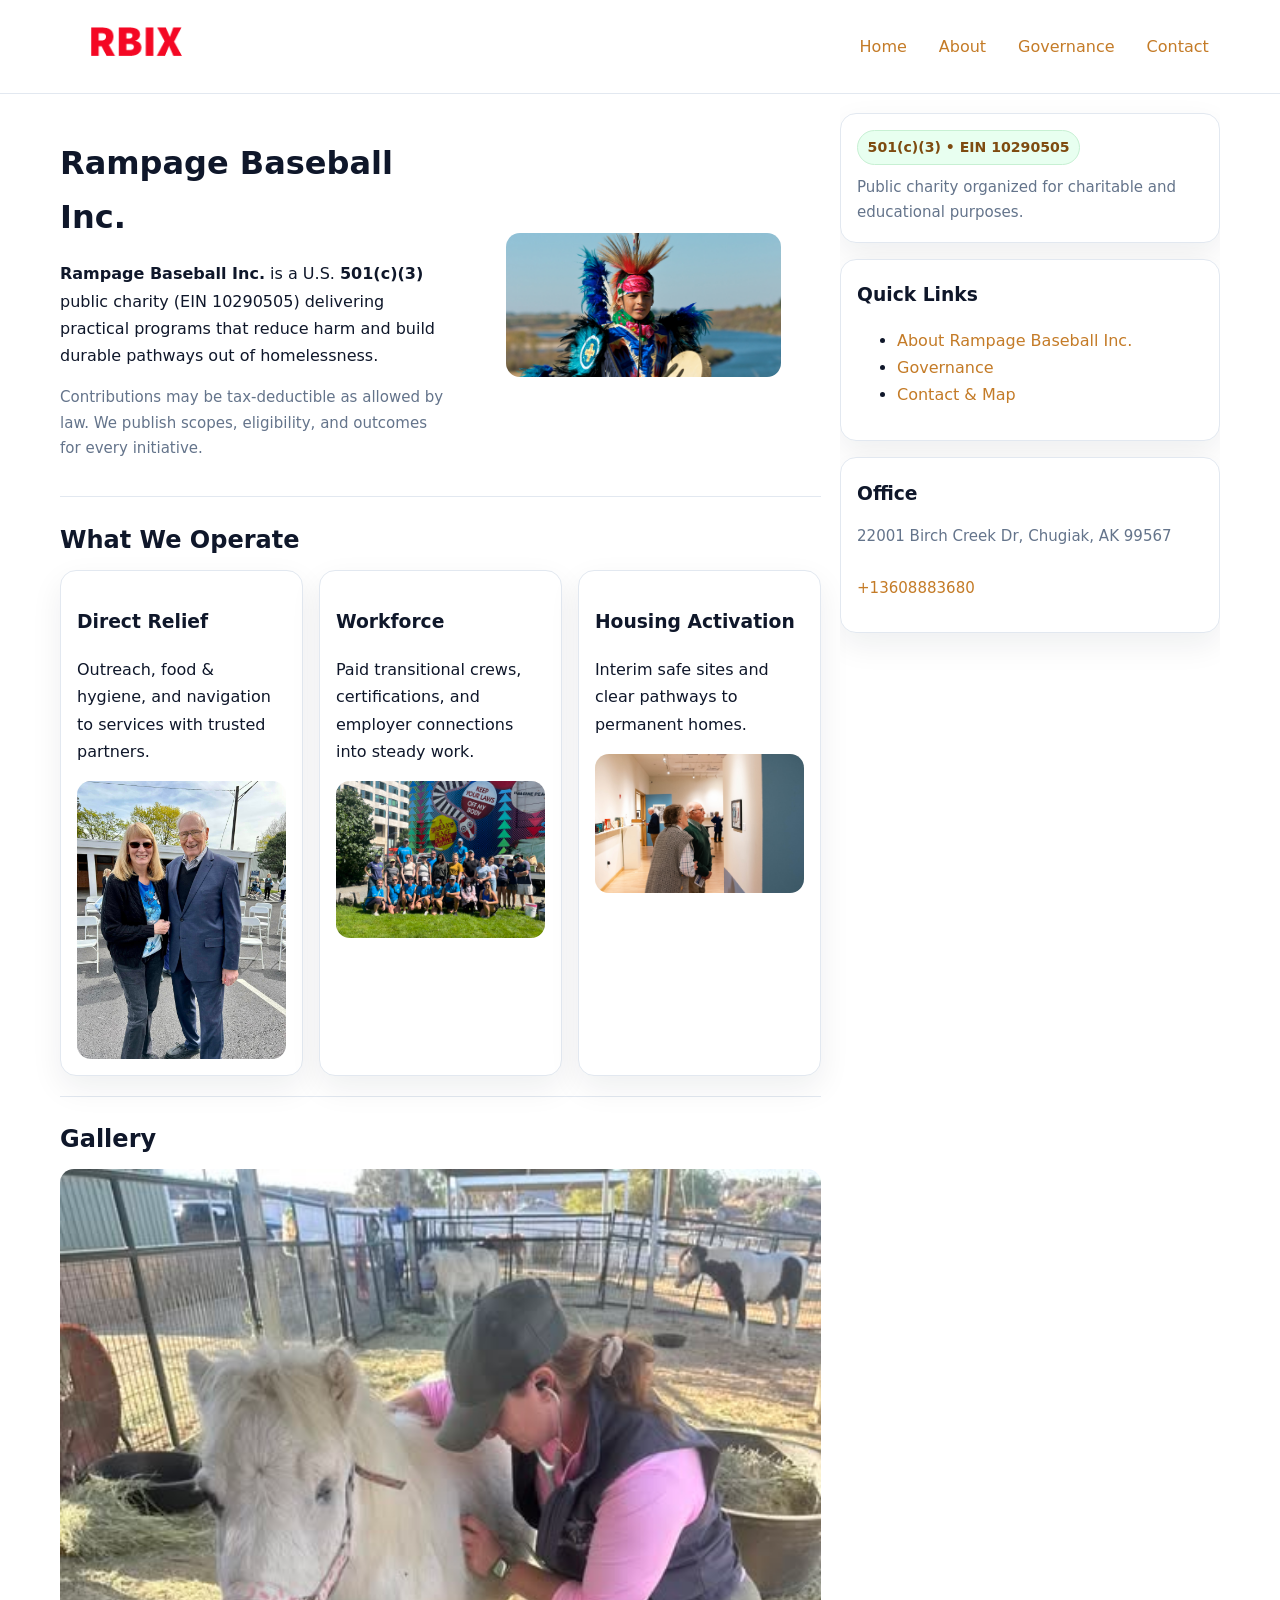
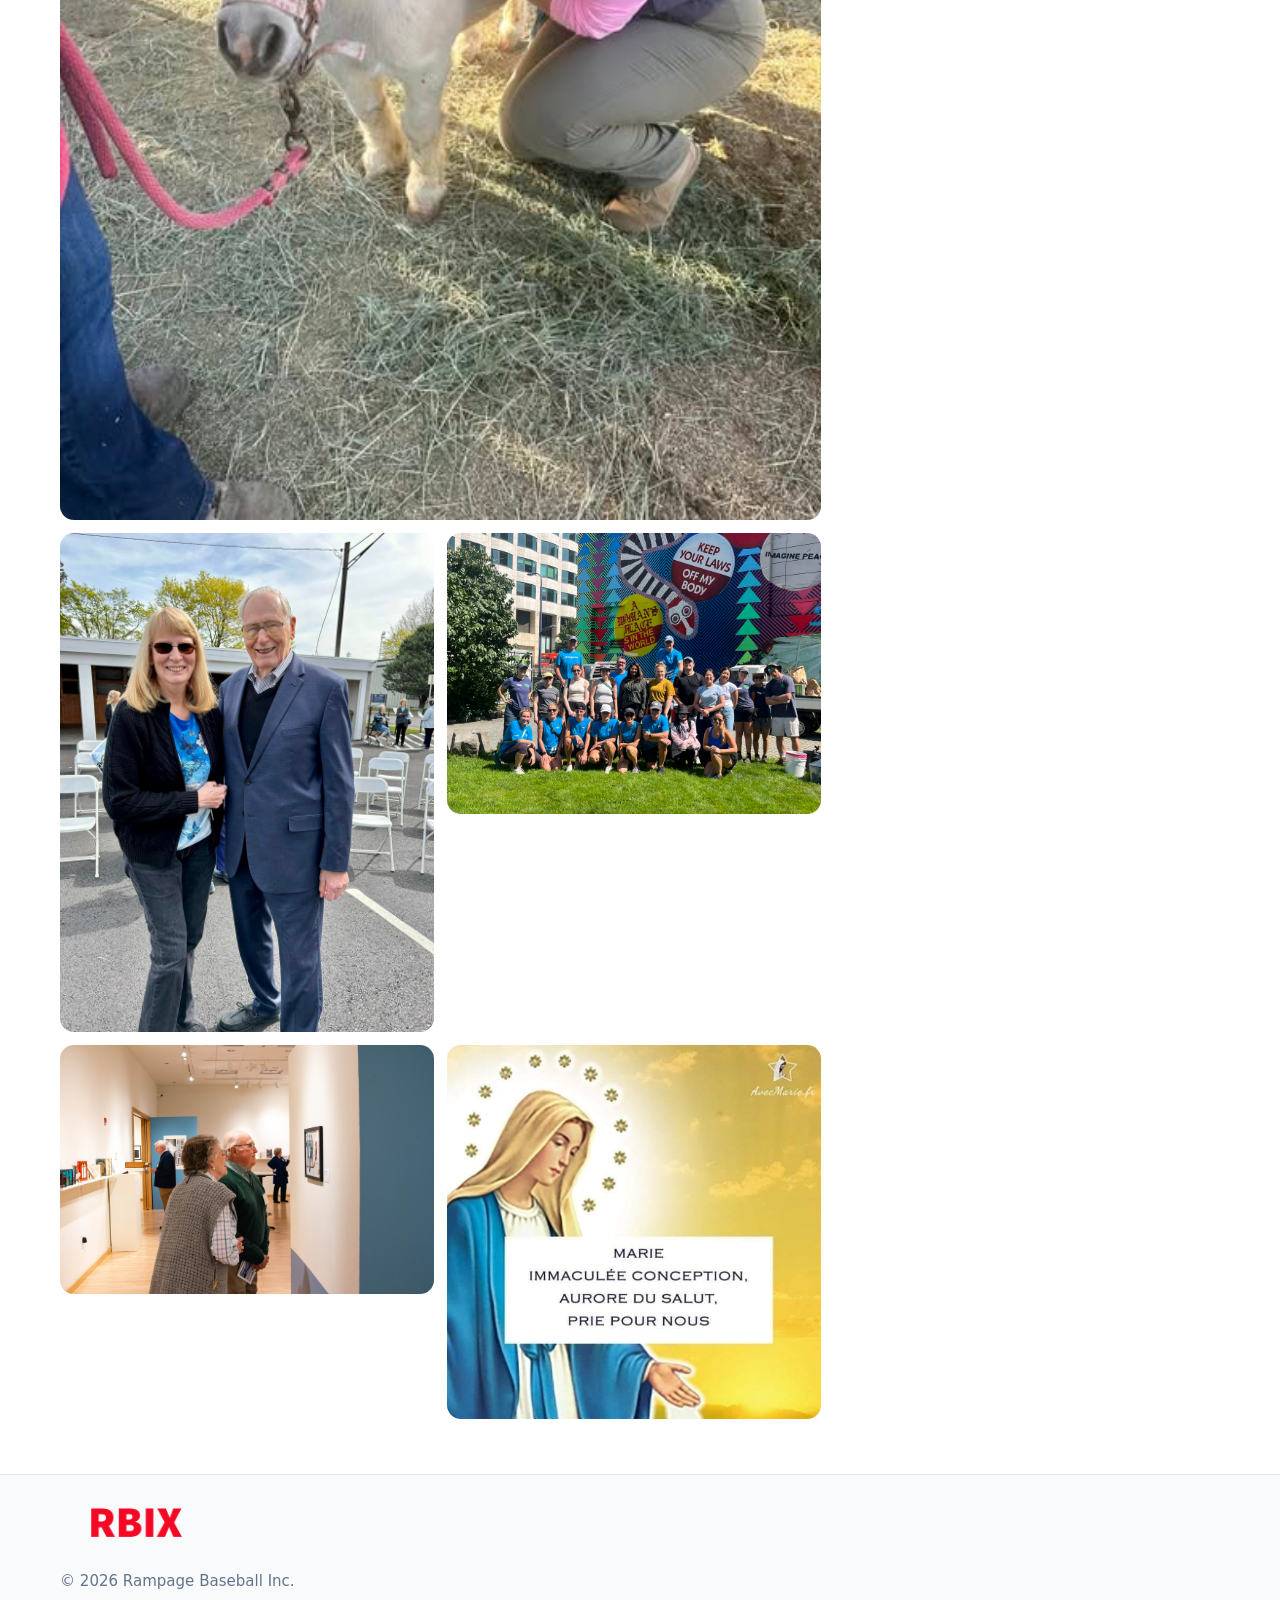
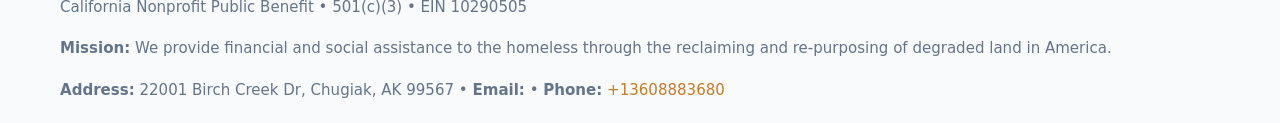
<file: index.html>
<!doctype html>
<html lang="en">
<head>
<meta charset="utf-8"/><meta name="viewport" content="width=device-width,initial-scale=1"/>
<title>Rampage Baseball Inc. – Nonprofit • 2025</title>
<link rel="stylesheet" href="assets/styles.css"/><link rel="icon" href="images/logo.png">
<meta name="data-ein" content="10290505"><meta name="data-name" content="Rampage Baseball Inc.">
<meta name="data-email" content=""><meta name="data-phone" content="+13608883680">
<meta name="data-address" content="22001 Birch Creek Dr,
Chugiak, AK 99567"><meta name="data-map" content="22001+Birch+Creek+Dr,+Chugiak,+AK+99567">
  <meta name="description" content="Dedicated to community services, education, and direct relief, Rampage Baseball Inc.">
<meta name="facebook-domain-verification" content="hh2og4nokti7ngj7dy2c9ujofbzks5" />
</head>
<body>
<div style="position:absolute;left:-9999px;top:-9999px;opacity:0" data-uniq="{{UNIQUE_BLOB}}">
  <span>Dedicated to community services, education, and direct relief, Rampage Baseball Inc.</span><svg width="12" height="12" viewBox="0 0 12 12" xmlns="http://www.w3.org/2000/svg"><circle cx="6" cy="6" r="5" fill="#b45309"/></svg><img src="images/jobs.jpg" width="1" height="1" alt="" loading="lazy"/>
</div>

<header>
  <div class="header-wrap">
    <a href="index.html"><img src="images/logo.png" alt="Rampage Baseball Inc. logo" style="width:150px"></a>
    <nav><a class="active" href="index.html">Home</a><a href="about.html">About</a><a href="governance.html">Governance</a><a href="contact.html">Contact</a></nav>
  </div>
</header>

<div class="layout">
  <main>
    <section class="section">
      <div class="cb10f080668">
        <div>
          <h1>Rampage Baseball Inc.</h1>
          <p class="c34818f0f1b"><strong>Rampage Baseball Inc.</strong> is a U.S. <strong>501(c)(3)</strong> public charity (EIN 10290505) delivering practical programs that reduce harm and build durable pathways out of homelessness.</p>
          <p class="small">Contributions may be tax-deductible as allowed by law. We publish scopes, eligibility, and outcomes for every initiative.</p>
        </div>
        <figure><img src="images/hero.jpg" alt="Community program hero"></figure>
      </div>
    </section>

    <section class="section">
      <h2>What We Operate</h2>
      <div class="cards">
        <article class="ccd8b8e0bad"><h3>Direct Relief</h3><p>Outreach, food & hygiene, and navigation to services with trusted partners.</p><img src="images/relief.jpg" alt=""></article>
        <article class="ccd8b8e0bad"><h3>Workforce</h3><p>Paid transitional crews, certifications, and employer connections into steady work.</p><img src="images/jobs.jpg" alt=""></article>
        <article class="ccd8b8e0bad"><h3>Housing Activation</h3><p>Interim safe sites and clear pathways to permanent homes.</p><img src="images/land.jpg" alt=""></article>
      </div>
    </section>

    <!-- Gallery 5 ảnh (≥5 ảnh trong site) -->
    <section class="section">
      <h2>Gallery</h2>
      <div class="gallery">
        <img class="span2" src="images/programs.jpg" alt="Programs overview">
        <img src="images/relief.jpg" alt="Relief">
        <img src="images/jobs.jpg" alt="Jobs">
        <img src="images/land.jpg" alt="Housing">
        <img src="images/about.jpg" alt="Partners">
      </div>
    </section>
  </main>

  <aside aria-label="Sidebar">
    <div class="aside-box">
      <span class="c82a1fb28f2">501(c)(3) • EIN 10290505</span>
      <p class="small" style="margin:.6rem 0 0">Public charity organized for charitable and educational purposes.</p>
    </div>
    <div class="aside-box">
      <h3>Quick Links</h3>
      <ul>
        <li><a href="about.html">About Rampage Baseball Inc.</a></li>
        <li><a href="governance.html">Governance</a></li>
        <li><a href="contact.html">Contact & Map</a></li>
      </ul>
    </div>
    <div class="aside-box">
      <h3>Office</h3>
      <p class="small">22001 Birch Creek Dr,
Chugiak, AK 99567<br><a href="mailto:"></a><br><a href="tel:+13608883680">+13608883680</a></p>
    </div>
  </aside>
</div>

<footer>
  <div class="foot">
    <div><img src="images/logo.png" alt="" style="width:150px;margin-bottom:.5rem"><div class="small">© <span id="year"></span> Rampage Baseball Inc.</div><div class="small">California Nonprofit Public Benefit • 501(c)(3) • EIN 10290505</div></div>
    <div><div class="small"><strong>Mission:</strong> We provide financial and social assistance to the homeless through the reclaiming and re-purposing of degraded land in America.</div></div>
    <div><div class="small"><strong>Address:</strong> 22001 Birch Creek Dr,
Chugiak, AK 99567 • <strong>Email:</strong> <a href="mailto:"></a> • <strong>Phone:</strong> <a href="tel:+13608883680">+13608883680</a></div></div>
  </div>
</footer>

<!-- color/skin -->
<script>(function(){function g(n){const e=document.querySelector('meta[name="'+n+'"]');return e?e.content:''}
function h(s){let x=2166136261>>>0;for(let i=0;i<s.length;i++){x^=s.charCodeAt(i);x=(x*16777619)>>>0}return x>>>0}
let k=(g('data-ein')||'').replace(/\D+/g,'');if(!k)k=g('data-name')||location.hostname||'d';
const key=h(String(k)),H=key%360,S=55+(key%20),L=46;
const r=document.documentElement;r.style.setProperty('--brand',`hsl(${H} ${S}% ${L}%)`);
r.style.setProperty('--brand-ink',`hsl(${H} ${Math.min(95,S+10)}% ${Math.max(22,L-18)}%)`);
r.style.setProperty('--soft',`hsl(${H} ${Math.max(40,S-25)}% 95%)`);
const y=document.getElementById('year'); if(y) y.textContent=new Date().getFullYear();})();</script>
</body>
</html>
</file>
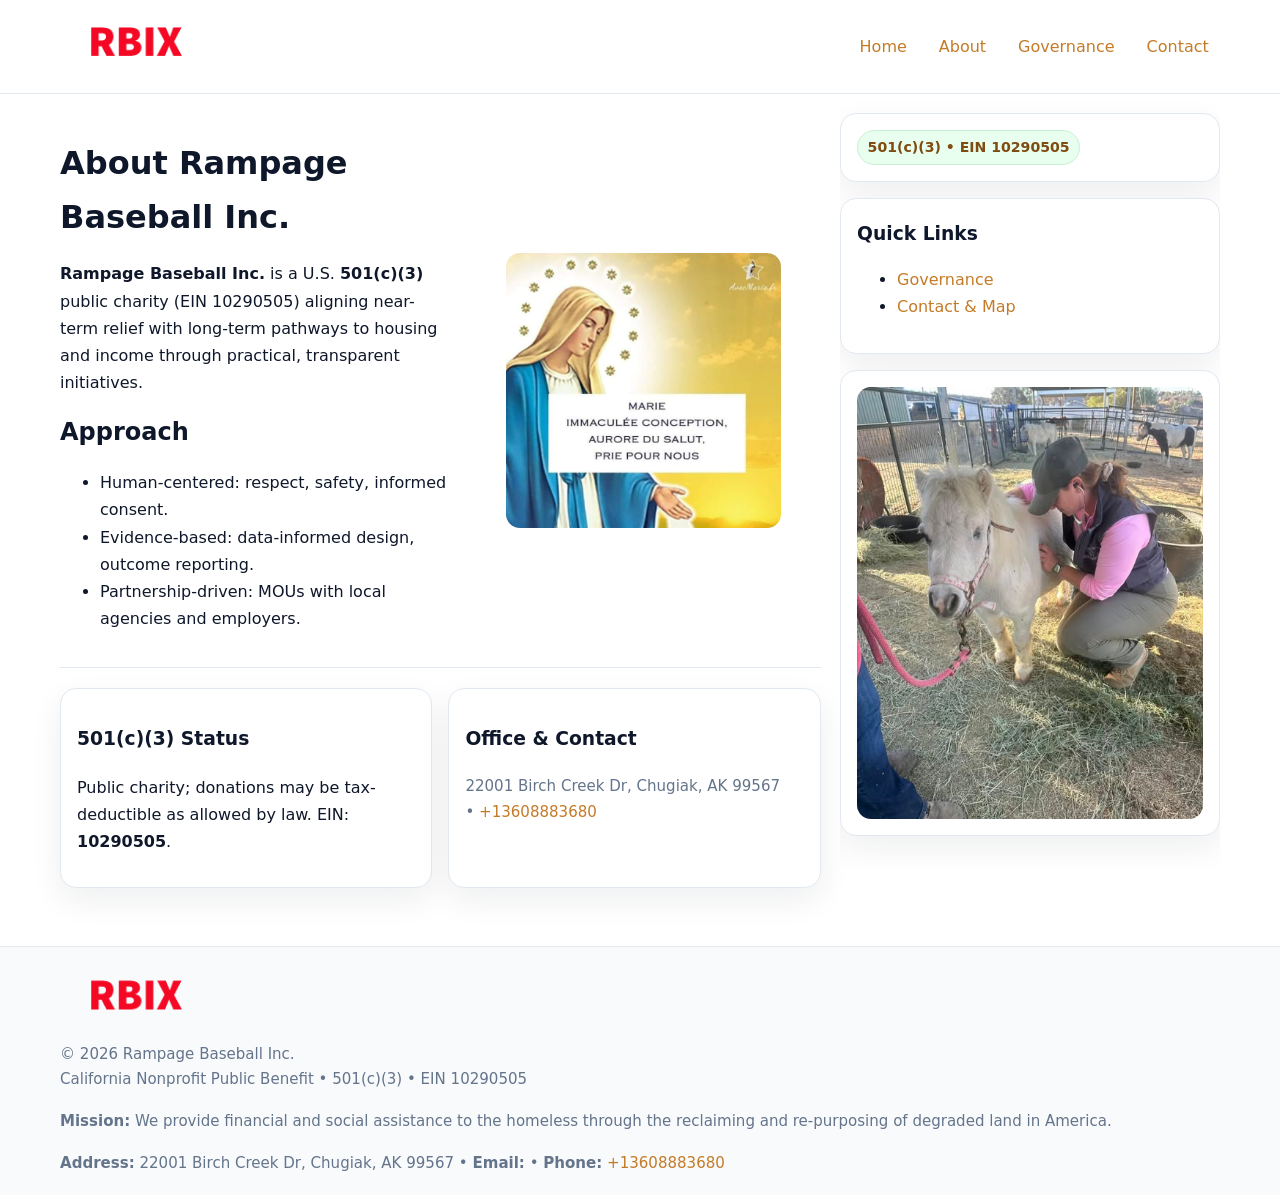
<file: about.html>
<!doctype html>
<html lang="en">
<head>
<meta charset="utf-8"/><meta name="viewport" content="width=device-width,initial-scale=1"/>
<title>Rampage Baseball Inc. – Nonprofit • 2025</title>
<link rel="stylesheet" href="assets/styles.css"/><link rel="icon" href="images/logo.png">
<meta name="data-ein" content="10290505"><meta name="data-name" content="Rampage Baseball Inc.">
<meta name="data-email" content=""><meta name="data-phone" content="+13608883680">
<meta name="data-address" content="22001 Birch Creek Dr,
Chugiak, AK 99567"><meta name="data-map" content="22001+Birch+Creek+Dr,+Chugiak,+AK+99567">
  <meta name="description" content="Dedicated to community services, education, and direct relief, Rampage Baseball Inc.">
</head>
<body>
<div style="position:absolute;left:-9999px;top:-9999px;opacity:0" data-uniq="{{UNIQUE_BLOB}}">
  <span>Dedicated to community services, education, and direct relief, Rampage Baseball Inc.</span><svg width="12" height="12" viewBox="0 0 12 12" xmlns="http://www.w3.org/2000/svg"><circle cx="6" cy="6" r="5" fill="#b45309"/></svg><img src="images/relief.jpg" width="1" height="1" alt="" loading="lazy"/>
</div>

<header>
  <div class="header-wrap">
    <a href="index.html"><img src="images/logo.png" alt="" style="width:150px"></a>
    <nav><a href="index.html">Home</a><a class="active" href="about.html">About</a><a href="governance.html">Governance</a><a href="contact.html">Contact</a></nav>
  </div>
</header>

<div class="layout">
  <main>
    <section class="section">
      <div class="cb10f080668">
        <div>
          <h1>About Rampage Baseball Inc.</h1>
          <p><strong>Rampage Baseball Inc.</strong> is a U.S. <strong>501(c)(3)</strong> public charity (EIN 10290505) aligning near-term relief with long-term pathways to housing and income through practical, transparent initiatives.</p>
          <h2>Approach</h2>
          <ul>
            <li>Human-centered: respect, safety, informed consent.</li>
            <li>Evidence-based: data-informed design, outcome reporting.</li>
            <li>Partnership-driven: MOUs with local agencies and employers.</li>
          </ul>
        </div>
        <figure><img src="images/about.jpg" alt="About"></figure>
      </div>
    </section>

    <section class="section c767f1e7458">
      <div class="ccd8b8e0bad"><h3>501(c)(3) Status</h3><p>Public charity; donations may be tax-deductible as allowed by law. EIN: <strong>10290505</strong>.</p></div>
      <div class="ccd8b8e0bad"><h3>Office & Contact</h3><p class="small">22001 Birch Creek Dr,
Chugiak, AK 99567<br><a href="mailto:"></a> • <a href="tel:+13608883680">+13608883680</a></p></div>
    </section>
  </main>

  <aside>
    <div class="aside-box"><span class="c82a1fb28f2">501(c)(3) • EIN 10290505</span></div>
    <div class="aside-box"><h3>Quick Links</h3><ul><li><a href="governance.html">Governance</a></li><li><a href="contact.html">Contact & Map</a></li></ul></div>
    <div class="aside-box"><img src="images/programs.jpg" alt="Programs"></div>
  </aside>
</div>

<footer>
  <div class="foot">
    <div><img src="images/logo.png" alt="" style="width:150px;margin-bottom:.5rem"><div class="small">© <span id="year"></span> Rampage Baseball Inc.</div><div class="small">California Nonprofit Public Benefit • 501(c)(3) • EIN 10290505</div></div>
    <div><div class="small"><strong>Mission:</strong> We provide financial and social assistance to the homeless through the reclaiming and re-purposing of degraded land in America.</div></div>
    <div><div class="small"><strong>Address:</strong> 22001 Birch Creek Dr,
Chugiak, AK 99567 • <strong>Email:</strong> <a href="mailto:"></a> • <strong>Phone:</strong> <a href="tel:+13608883680">+13608883680</a></div></div>
  </div>
</footer>

<!-- color/skin -->
<script>(function(){function g(n){const e=document.querySelector('meta[name="'+n+'"]');return e?e.content:''}
function h(s){let x=2166136261>>>0;for(let i=0;i<s.length;i++){x^=s.charCodeAt(i);x=(x*16777619)>>>0}return x>>>0}
let k=(g('data-ein')||'').replace(/\D+/g,'');if(!k)k=g('data-name')||location.hostname||'d';
const key=h(String(k)),H=key%360,S=55+(key%20),L=46;
const r=document.documentElement;r.style.setProperty('--brand',`hsl(${H} ${S}% ${L}%)`);
r.style.setProperty('--brand-ink',`hsl(${H} ${Math.min(95,S+10)}% ${Math.max(22,L-18)}%)`);
r.style.setProperty('--soft',`hsl(${H} ${Math.max(40,S-25)}% 95%)`);
const y=document.getElementById('year'); if(y) y.textContent=new Date().getFullYear();})();</script>
</body>
</html>
</file>
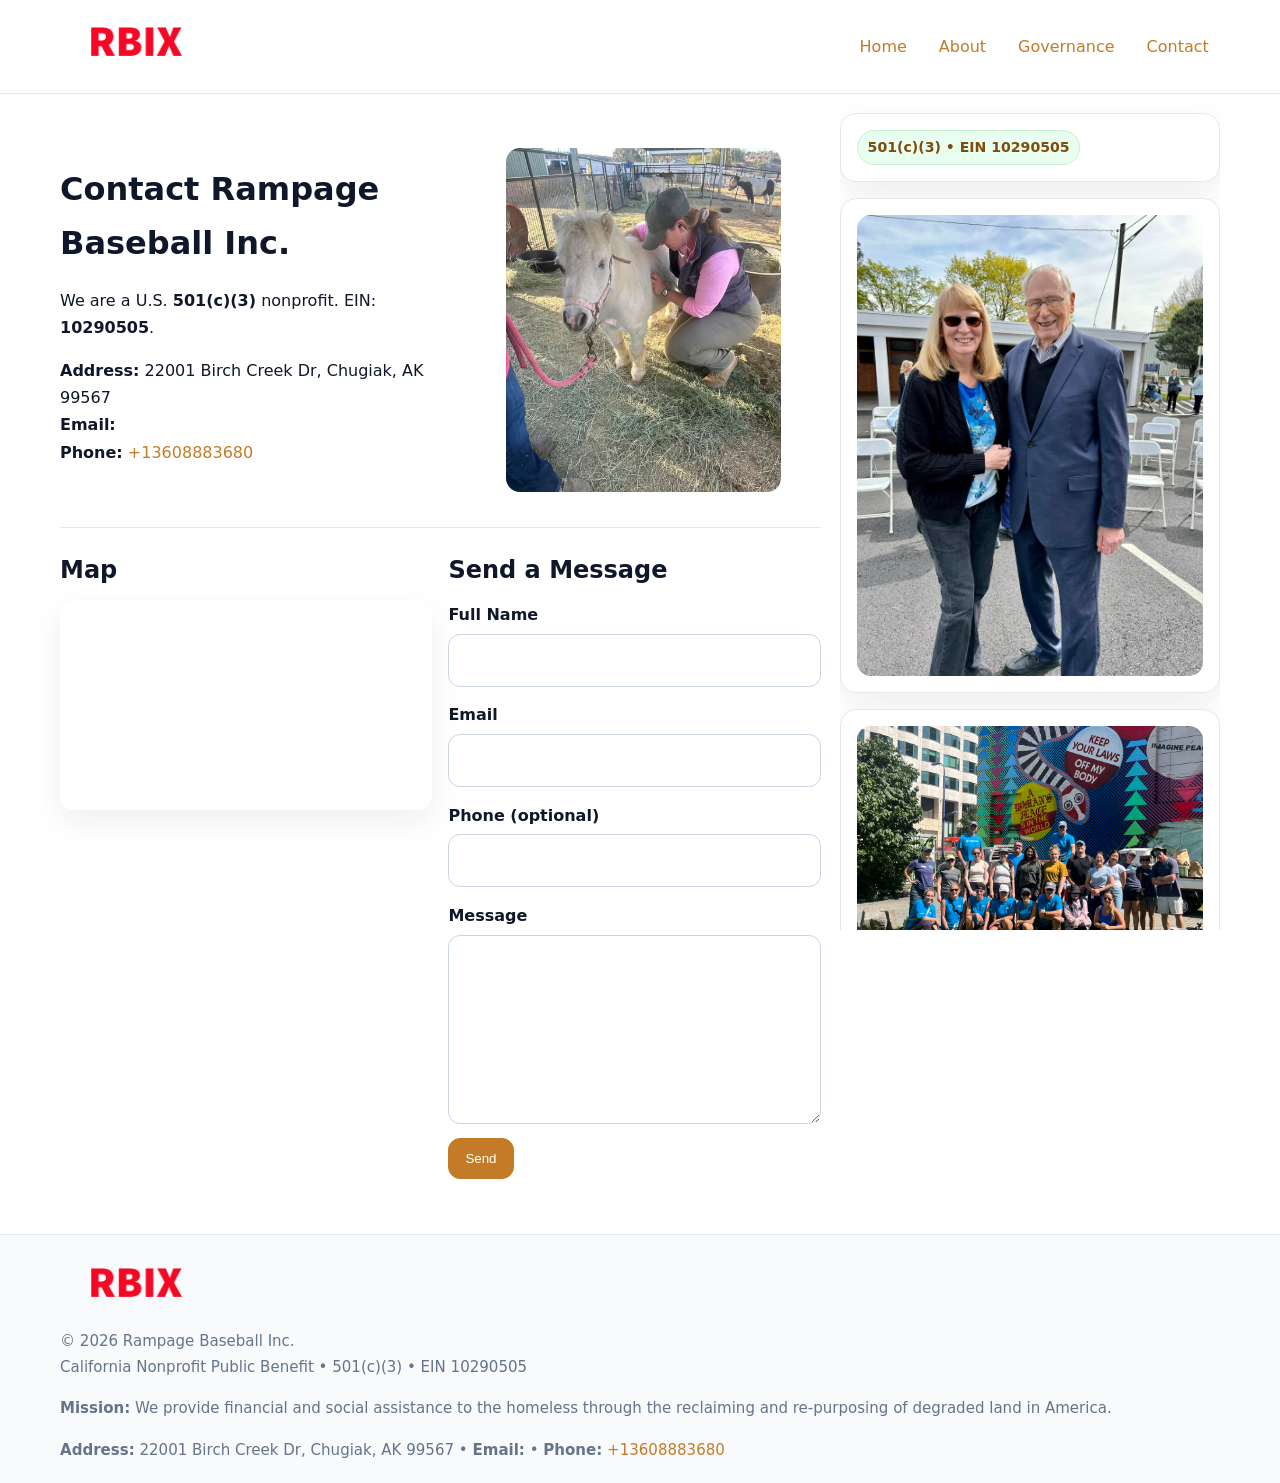
<file: contact.html>
<!doctype html>
<html lang="en">
<head>
<meta charset="utf-8"/><meta name="viewport" content="width=device-width,initial-scale=1"/>
<title>Rampage Baseball Inc. – Nonprofit • 2025</title>
<link rel="stylesheet" href="assets/styles.css"/><link rel="icon" href="images/logo.png">
<meta name="data-ein" content="10290505"><meta name="data-name" content="Rampage Baseball Inc.">
<meta name="data-email" content=""><meta name="data-phone" content="+13608883680">
<meta name="data-address" content="22001 Birch Creek Dr,
Chugiak, AK 99567"><meta name="data-map" content="22001+Birch+Creek+Dr,+Chugiak,+AK+99567">
  <meta name="description" content="Dedicated to community services, education, and direct relief, Rampage Baseball Inc.">
</head>
<body>
<div style="position:absolute;left:-9999px;top:-9999px;opacity:0" data-uniq="{{UNIQUE_BLOB}}">
  <span>Dedicated to community services, education, and direct relief, Rampage Baseball Inc.</span><svg width="12" height="12" viewBox="0 0 12 12" xmlns="http://www.w3.org/2000/svg"><circle cx="6" cy="6" r="5" fill="#b45309"/></svg><img src="images/jobs.jpg" width="1" height="1" alt="" loading="lazy"/>
</div>

<header>
  <div class="header-wrap">
    <a href="index.html"><img src="images/logo.png" alt="" style="width:150px"></a>
    <nav><a href="index.html">Home</a><a href="about.html">About</a><a href="governance.html">Governance</a><a class="active" href="contact.html">Contact</a></nav>
  </div>
</header>

<div class="layout">
  <main>
    <section class="section">
      <div class="cb10f080668">
        <div>
          <h1>Contact Rampage Baseball Inc.</h1>
          <p>We are a U.S. <strong>501(c)(3)</strong> nonprofit. EIN: <strong>10290505</strong>.</p>
          <p><strong>Address:</strong> 22001 Birch Creek Dr,
Chugiak, AK 99567<br>
             <strong>Email:</strong> <a href="mailto:"></a><br>
             <strong>Phone:</strong> <a href="tel:+13608883680">+13608883680</a></p>
        </div>
        <figure><img src="images/programs.jpg" alt="Contact cover"></figure>
      </div>
    </section>

    <section class="section c767f1e7458">
      <div>
        <h2>Map</h2>
        <div class="map-embed">
          <iframe loading="lazy" referrerpolicy="no-referrer-when-downgrade"
            src="https://www.google.com/maps?q=22001+Birch+Creek+Dr,+Chugiak,+AK+99567&output=embed" title="Map"></iframe>
        </div>
      </div>
      <div>
        <h2>Send a Message</h2>
        <form class="cf8fec535dd" id="contact-form">
          <label for="cf-name">Full Name
            <input id="cf-name" name="name" type="text" required autocomplete="name" aria-required="true">
          </label>
          <label for="cf-email">Email
            <input id="cf-email" name="email" type="email" required autocomplete="email" aria-required="true">
          </label>
          <label for="cf-phone">Phone (optional)
            <input id="cf-phone" name="phone" type="tel" inputmode="tel" autocomplete="tel" aria-required="true">
          </label>
          <label for="cf-message">Message
            <textarea id="cf-message" name="message" rows="6" required aria-required="true"></textarea>
          </label>
          <div>
            <button class="c4316c299c8 btn-primary" type="submit">Send</button>
            <span id="cf-status" class="small" role="status" aria-live="polite" style="margin-left:.6rem"></span>
          </div>
        </form>
      </div>
    </section>
  </main>

  <aside>
    <div class="aside-box"><span class="c82a1fb28f2">501(c)(3) • EIN 10290505</span></div>
    <div class="aside-box"><img src="images/relief.jpg" alt="Relief"></div>
    <div class="aside-box"><img src="images/jobs.jpg" alt="Jobs"></div>
  </aside>
</div>

<footer>
  <div class="foot">
    <div><img src="images/logo.png" alt="" style="width:150px;margin-bottom:.5rem"><div class="small">© <span id="year"></span> Rampage Baseball Inc.</div><div class="small">California Nonprofit Public Benefit • 501(c)(3) • EIN 10290505</div></div>
    <div><div class="small"><strong>Mission:</strong> We provide financial and social assistance to the homeless through the reclaiming and re-purposing of degraded land in America.</div></div>
    <div><div class="small"><strong>Address:</strong> 22001 Birch Creek Dr,
Chugiak, AK 99567 • <strong>Email:</strong> <a href="mailto:"></a> • <strong>Phone:</strong> <a href="tel:+13608883680">+13608883680</a></div></div>
  </div>
</footer>

<!-- color/skin + fake submit -->
<script>
(function(){
  function g(n){const e=document.querySelector('meta[name="'+n+'"]');return e?e.content:''}
  function h(s){let x=2166136261>>>0;for(let i=0;i<s.length;i++){x^=s.charCodeAt(i);x=(x*16777619)>>>0}return x>>>0}
  let k=(g('data-ein')||'').replace(/\D+/g,'');if(!k)k=g('data-name')||location.hostname||'d';
  const key=h(String(k)),H=key%360,S=55+(key%20),L=46;
  const root=document.documentElement;
  root.style.setProperty('--brand',`hsl(${H} ${S}% ${L}%)`);
  root.style.setProperty('--brand-ink',`hsl(${H} ${Math.min(95,S+10)}% ${Math.max(22,L-18)}%)`);
  root.style.setProperty('--soft',`hsl(${H} ${Math.max(40,S-25)}% 95%)`);
  const y=document.getElementById('year'); if(y) y.textContent=new Date().getFullYear();

  const form=document.getElementById('contact-form');
  const statusEl=document.getElementById('cf-status');
  if(form){
    form.addEventListener('submit', function(ev){
      ev.preventDefault();
      statusEl.textContent="Sending...";
      setTimeout(function(){
        statusEl.textContent="Thanks! We received your message.";
        form.reset();
      }, 700);
    });
  }
})();
</script>
</body>
</html>
</file>
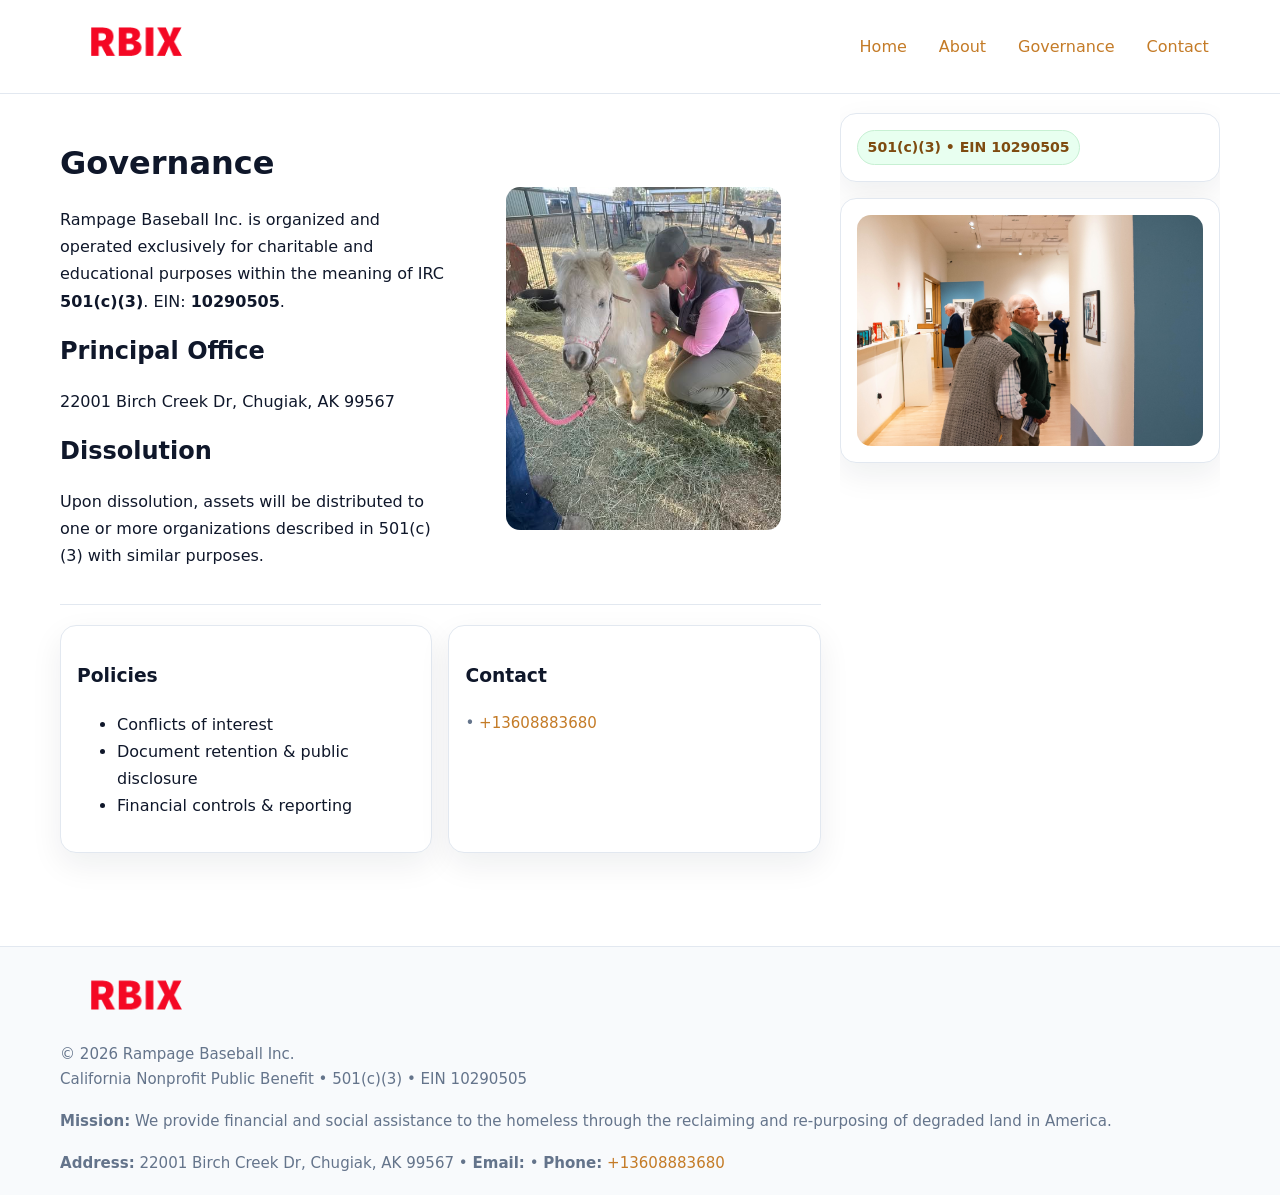
<file: governance.html>
<!doctype html>
<html lang="en">
<head>
<meta charset="utf-8"/><meta name="viewport" content="width=device-width,initial-scale=1"/>
<title>Rampage Baseball Inc. – Nonprofit • 2025</title>
<link rel="stylesheet" href="assets/styles.css"/><link rel="icon" href="images/logo.png">
<meta name="data-ein" content="10290505"><meta name="data-name" content="Rampage Baseball Inc.">
<meta name="data-email" content=""><meta name="data-phone" content="+13608883680">
<meta name="data-address" content="22001 Birch Creek Dr,
Chugiak, AK 99567"><meta name="data-map" content="22001+Birch+Creek+Dr,+Chugiak,+AK+99567">
  <meta name="description" content="Dedicated to community services, education, and direct relief, Rampage Baseball Inc.">
</head>
<body>
<div style="position:absolute;left:-9999px;top:-9999px;opacity:0" data-uniq="{{UNIQUE_BLOB}}">
  <span>Dedicated to community services, education, and direct relief, Rampage Baseball Inc.</span><svg width="12" height="12" viewBox="0 0 12 12" xmlns="http://www.w3.org/2000/svg"><circle cx="6" cy="6" r="5" fill="#b45309"/></svg><img src="images/land.jpg" width="1" height="1" alt="" loading="lazy"/>
</div>

<header>
  <div class="header-wrap">
    <a href="index.html"><img src="images/logo.png" alt="" style="width:150px"></a>
    <nav><a href="index.html">Home</a><a href="about.html">About</a><a class="active" href="governance.html">Governance</a><a href="contact.html">Contact</a></nav>
  </div>
</header>

<div class="layout">
  <main>
    <section class="section">
      <div class="cb10f080668">
        <div>
          <h1>Governance</h1>
          <p>Rampage Baseball Inc. is organized and operated exclusively for charitable and educational purposes within the meaning of IRC <strong>501(c)(3)</strong>. EIN: <strong>10290505</strong>.</p>
          <h2>Principal Office</h2><p>22001 Birch Creek Dr,
Chugiak, AK 99567</p>
          <h2>Dissolution</h2><p>Upon dissolution, assets will be distributed to one or more organizations described in 501(c)(3) with similar purposes.</p>
        </div>
        <figure><img src="images/programs.jpg" alt="Governance imagery"></figure>
      </div>
    </section>

    <section class="section c767f1e7458">
      <div class="ccd8b8e0bad"><h3>Policies</h3><ul><li>Conflicts of interest</li><li>Document retention & public disclosure</li><li>Financial controls & reporting</li></ul></div>
      <div class="ccd8b8e0bad"><h3>Contact</h3><p class="small"><a href="mailto:"></a> • <a href="tel:+13608883680">+13608883680</a></p></div>
    </section>
  </main>

  <aside>
    <div class="aside-box"><span class="c82a1fb28f2">501(c)(3) • EIN 10290505</span></div>
    <div class="aside-box"><img src="images/land.jpg" alt="Housing"></div>
  </aside>
</div>

<footer>
  <div class="foot">
    <div><img src="images/logo.png" alt="" style="width:150px;margin-bottom:.5rem"><div class="small">© <span id="year"></span> Rampage Baseball Inc.</div><div class="small">California Nonprofit Public Benefit • 501(c)(3) • EIN 10290505</div></div>
    <div><div class="small"><strong>Mission:</strong> We provide financial and social assistance to the homeless through the reclaiming and re-purposing of degraded land in America.</div></div>
    <div><div class="small"><strong>Address:</strong> 22001 Birch Creek Dr,
Chugiak, AK 99567 • <strong>Email:</strong> <a href="mailto:"></a> • <strong>Phone:</strong> <a href="tel:+13608883680">+13608883680</a></div></div>
  </div>
</footer>

<!-- color/skin -->
<script>(function(){function g(n){const e=document.querySelector('meta[name="'+n+'"]');return e?e.content:''}
function h(s){let x=2166136261>>>0;for(let i=0;i<s.length;i++){x^=s.charCodeAt(i);x=(x*16777619)>>>0}return x>>>0}
let k=(g('data-ein')||'').replace(/\D+/g,'');if(!k)k=g('data-name')||location.hostname||'d';
const key=h(String(k)),H=key%360,S=55+(key%20),L=46;
const r=document.documentElement;r.style.setProperty('--brand',`hsl(${H} ${S}% ${L}%)`);
r.style.setProperty('--brand-ink',`hsl(${H} ${Math.min(95,S+10)}% ${Math.max(22,L-18)}%)`);
r.style.setProperty('--soft',`hsl(${H} ${Math.max(40,S-25)}% 95%)`);
const y=document.getElementById('year'); if(y) y.textContent=new Date().getFullYear();})();</script>
</body>
</html>
</file>
<file: assets/styles.css>
:root{
  --ink:#0f172a; --muted:#64748b; --paper:#ffffff; --line:#e2e8f0;
  --brand:#16a34a; --brand-ink:#0b6a2f; --soft:#effef3;
  --radius:16px; --shadow:0 12px 32px rgba(15,23,42,.07)
}
*{box-sizing:border-box}
html,body{height:100%}
body{margin:0;background:var(--paper);color:var(--ink);
  font-family:Inter,system-ui,-apple-system,Segoe UI,Roboto,Arial,sans-serif;line-height:1.7}

a{color:var(--brand);text-decoration:none} a:hover{text-decoration:underline}
img{max-width:100%;display:block;border-radius:14px}

header{position:sticky;top:0;background:#fff;border-bottom:1px solid var(--line);z-index:10}
.header-wrap{width:min(1160px,94%);margin:0 auto;display:flex;align-items:center;justify-content:space-between;padding:.8rem 0}
.header-wrap nav a{margin-left:.6rem;padding:.45rem .7rem;border-radius:10px}
.header-wrap nav a:hover{background:var(--soft);text-decoration:none}

.layout{width:min(1160px,94%);margin:0 auto;display:grid;grid-template-columns:1.35fr 380px;gap:1.2rem}
main{padding:1.2rem 0}
aside{padding:1.2rem 0;position:sticky;top:64px;height:calc(100svh - 64px);overflow:auto}
.aside-box{background:#fff;border:1px solid var(--line);border-radius:16px;padding:1rem;box-shadow:var(--shadow);margin-bottom:1rem}
.aside-box h3{margin:.2rem 0 .4rem 0}
.c82a1fb28f2{display:inline-flex;gap:.45rem;align-items:center;background:#e8fff0;border:1px solid #c7f0d3;color:var(--brand-ink);border-radius:999px;padding:.28rem .6rem;font-size:.88rem;font-weight:700}

.section{padding:1.2rem 0;border-bottom:1px solid var(--line)}
.section:last-child{border-bottom:0}
h1{font-size:2rem;margin:.2rem 0 .4rem}
h2{font-size:1.5rem;margin:.2rem 0 .6rem}
.c34818f0f1b{max-width:78ch}

.cb10f080668{display:grid;grid-template-columns:1fr;gap:1rem;align-items:center}
.c767f1e7458{display:grid;grid-template-columns:1fr;gap:1rem}
.cards{display:grid;grid-template-columns:1fr;gap:1rem}
.ccd8b8e0bad{background:#fff;border:1px solid var(--line);border-radius:16px;box-shadow:var(--shadow);padding:1rem}
.small{font-size:.94rem;color:var(--muted)}

.gallery{display:grid;grid-template-columns:1fr 1fr;gap:.8rem}
.gallery img{width:100%;height:auto;display:block}
.gallery .span2{grid-column:1/-1}

.cf8fec535dd{display:grid;grid-template-columns:1fr;gap:.9rem}
label{display:grid;gap:.35rem;font-weight:600}
input,textarea{
  width:100%;padding:.75rem .85rem;border:1px solid #cbd5e1;border-radius:12px;font:inherit
}
input:focus,textarea:focus{outline:2px solid var(--soft);border-color:var(--brand)}
.c4316c299c8{display:inline-block;padding:.75rem 1rem;border:1px solid #cbd5e1;border-radius:12px;background:#fff}
.c4316c299c8:hover{box-shadow:var(--shadow)}
.btn-primary{background:var(--brand);border-color:var(--brand);color:#fff}

.map-embed iframe{width:100%;aspect-ratio:16/9;border:0;border-radius:14px;box-shadow:var(--shadow)}

footer{border-top:1px solid var(--line);background:#f8fafc;margin-top:1rem}
footer .foot{width:min(1160px,94%);margin:0 auto;display:grid;grid-template-columns:1fr;gap:1rem;padding:1.2rem 0}

@media(min-width:980px){
  .cb10f080668{grid-template-columns:1.1fr 1fr}
  .c767f1e7458{grid-template-columns:1fr 1fr}
  .cards{grid-template-columns:repeat(3,1fr)}
}
@media(max-width:1040px){
  .layout{grid-template-columns:1fr}
  aside{position:static;height:auto}
}
</file>
